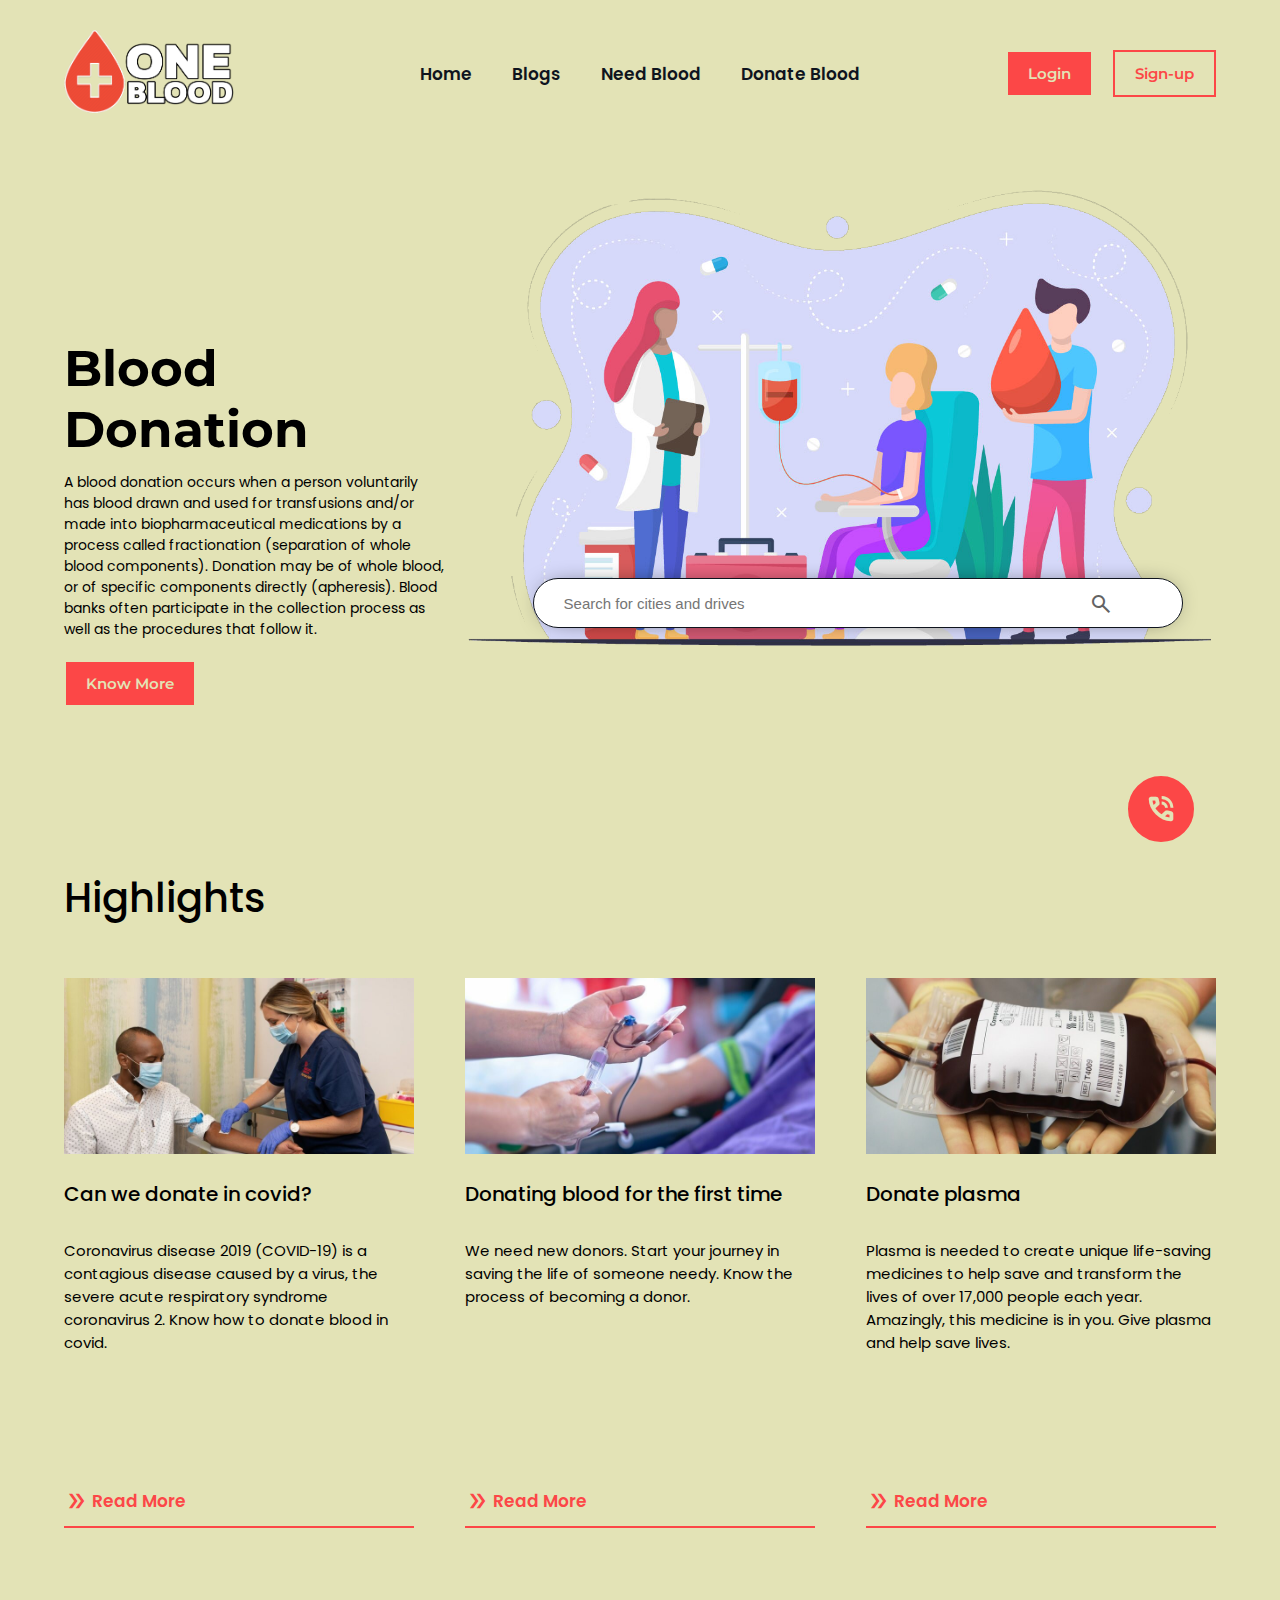
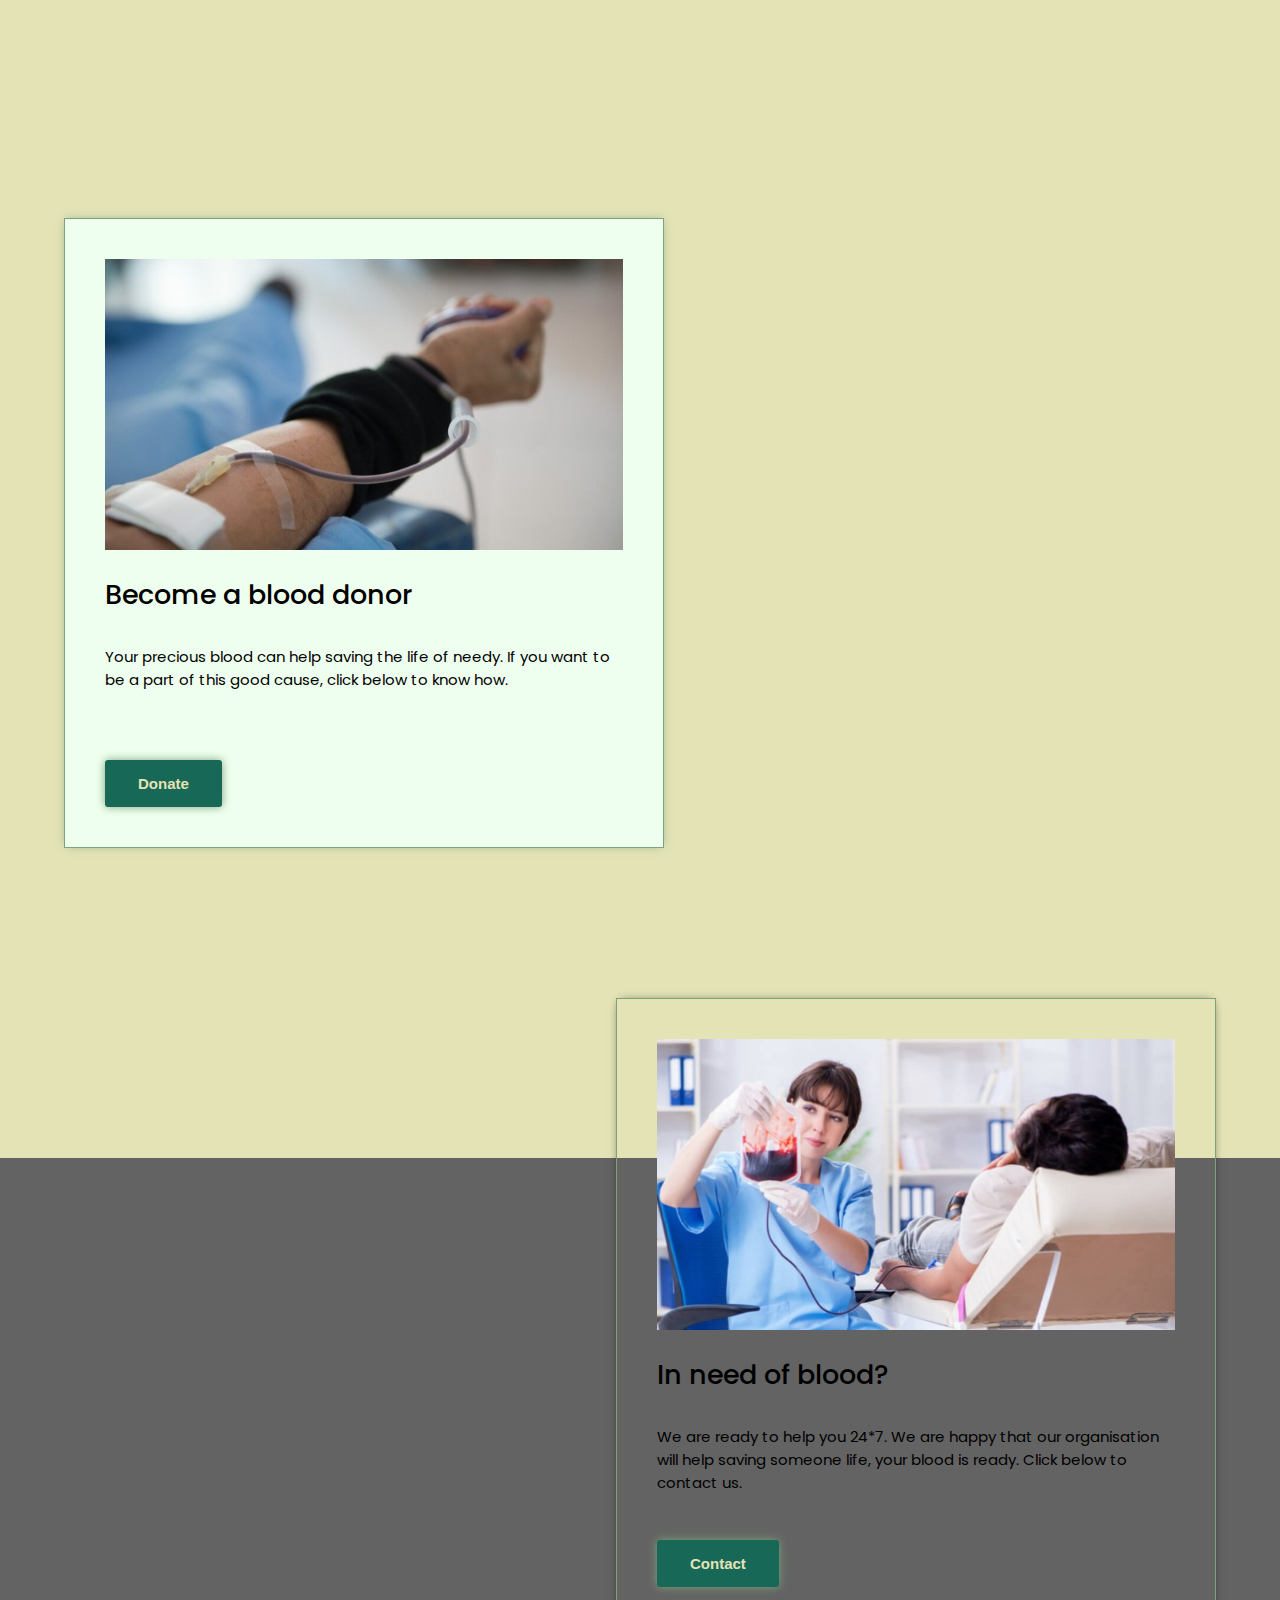
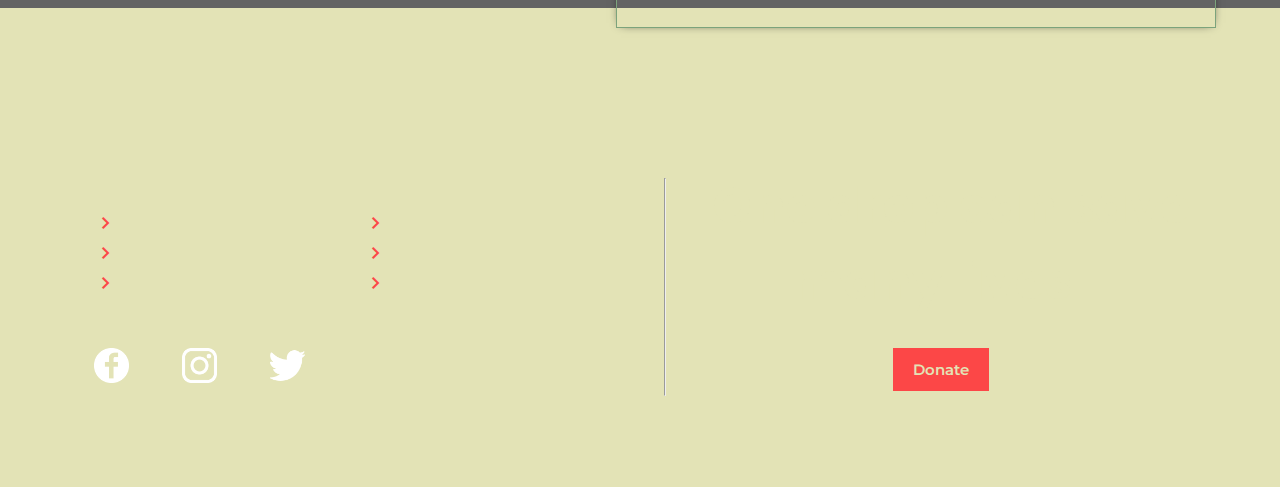
<file: index.html>
<!DOCTYPE html>
<html lang="en">
<head>
    <meta charset="UTF-8">
    <meta http-equiv="X-UA-Compatible" content="IE=edge">
    <meta name="viewport" content="width=device-width, initial-scale=1.0">
    <title> One Blood | Shariyar Design </title>
    <link rel="stylesheet" href="./css/style.css">
    <link rel="shortcut icon" href="./images/android-chrome-192x192.png" type="image/x-icon">
    <link rel="stylesheet" href="https://fonts.googleapis.com/css2?family=Material+Symbols+Outlined:opsz,wght,FILL,GRAD@48,600,0,0"/>
    <link rel="stylesheet" href="https://fonts.googleapis.com/css2?family=Material+Symbols+Outlined:opsz,wght,FILL,GRAD@48,700,1,200"/>
    <link rel="stylesheet" href="https://fonts.googleapis.com/css2?family=Material+Symbols+Outlined:opsz,wght,FILL,GRAD@20..48,100..700,0..1,-50..200" />
    <link rel="stylesheet" href="https://fonts.googleapis.com/css2?family=Material+Symbols+Outlined:opsz,wght,FILL,GRAD@20..48,100..700,0..1,-50..200" />
</head>
<body>
    <nav class="navbar container">
        <div class="logo"> <a href="./index.html"> <img src="./images/one blood logo.png" alt="Website logo"> </a> </div>
        <div class="nav-item-wrapper">
            <ul class="nav-items">
                <li class="nav-item-1"> <a href="./index.html"> Home </a> </li>
                <li class="nav-item-2"> <a href="#BLOG"> Blogs </a> </li>
                <li class="nav-item-3"> <a href="./contact.html"> Need Blood </a> </li>
                <li class="nav-item-3"> <a href="./donate.html"> Donate Blood </a> </li>
            </ul>
        </div>
        <div class="nav-right">
            <div> <a href="./login.html"> <button type="submit" class="login-btn primary-btn"> Login </button> </a> </div>
            <div> <a href="./signup.html"> <button type="submit" class="sign-up-btn secondary-btn"> Sign-up </button> </a> </div>
        </div>
    </nav>

    <section class="appointment-wrap container">
        <div class="appointment">
            <div class="appointment-circle">
                <a href="./donate.html"> <span class="material-symbols-outlined"> phone_in_talk </span> </a>
            </div>
            <div class="appointment-text"> <p>Book an appointment</p> </div>
        </div>
    </section>

    <section class="showcase-bg container">
        <div class="bg-image"> <img src="./images/blood-donation.png" alt="Picture of a doctor, a donor and a reciever"> </div>
        <form action="" method="post" class="form-1">
            <input type="text" name="" id="search-box" class="search-box" placeholder="Search for cities and drives">
            <button type="submit" class="comp-btn"> <span class="material-symbols-outlined"> search </span> </button>
            <button type="submit" class="mob-btn primary-btn"> Search </button>
        </form>
        <div class="bd-info-wrap">
            <h1 class="bd-info-head"> Blood Donation </h1>
            <p class="bd-info-text"> A blood donation occurs when a person voluntarily has blood drawn and used for transfusions and/or made into biopharmaceutical medications by a process called fractionation (separation of whole blood components). Donation may be of whole blood, or of specific components directly (apheresis). Blood banks often participate in the collection process as well as the procedures that follow it. </p>
            <a href="https://en.wikipedia.org/wiki/Blood_donation" target="_blank" class="know-more-btn"> <button class="primary-btn"> Know More </button> </a>
        </div>
    </section>
    
    <section class="blog-wrap" id="BLOG">
        <h1 class="blog-head container"> Highlights </h1>
        <div class="box-wrap container">
            <div class="box">
                <img src="./images/covid_donate.jpg" alt="Blood donation in covid19">
                <h3 class="box-head"> Can we donate in covid? </h3>
                <p class="box-text"> Coronavirus disease 2019 (COVID-19) is a contagious disease caused by a virus, the severe acute respiratory syndrome coronavirus 2. Know how to donate blood in covid. </p>
                <div class="box-link-wrapper">
                    <a href="https://www.redcrossblood.org/donate-blood/dlp/coronavirus--covid-19--and-blood-donation.html" target="_blank"> 
                        <div class="box-btn"> 
                            <span class="material-symbols-outlined"> double_arrow </span> 
                            <span class="rm-text"> Read More </span> 
                        </div> 
                    </a>
                </div>
            </div>
            <div class="box">
                <img src="./images/first-donate.jpg" alt="Donating blood for first time">
                <h3 class="box-head"> Donating blood for the first time </h3>
                <p class="box-text"> We need new donors. Start your journey in saving the life of someone needy. Know the process of becoming a donor. </p>
                <div class="box-link-wrapper">
                    <a href="https://www.blood.co.uk/the-donation-process/giving-blood-for-the-first-time/" target="_blank"> 
                        <div class="box-btn"> 
                            <span class="material-symbols-outlined"> double_arrow </span> 
                            <span class="rm-text"> Read More </span> 
                        </div> 
                    </a>
                </div>
            </div>
            <div class="box">
                <img src="./images/plasma-donate.jpg" alt="Donate your plasma">
                <h3 class="box-head"> Donate plasma </h3>
                <p class="box-text"> Plasma is needed to create unique life-saving medicines to help save and transform the lives of over 17,000 people each year. Amazingly, this medicine is in you. Give plasma and help save lives. </p>
                <div class="box-link-wrapper">
                    <a href="https://www.blood.co.uk/plasma/" target="_blank"> 
                        <div class="box-btn"> 
                            <span class="material-symbols-outlined"> double_arrow </span> 
                            <span class="rm-text"> Read More </span> 
                        </div> 
                    </a>
                </div>
            </div>
        </div>
    </section>

    <section class="dr-wrap container">
        <div class="dr">
            <div class="donate">
                <img src="./images/doing-blood-donate.jpg" alt="">
                <h1 class="donate-head"> Become a blood donor </h1>
                <p class="dr-text"> Your precious blood can help saving the life of needy. If you want to be a part of this good cause, click below to know how. </p>
                <a href="./donate.html"> <button class="donate-btn"> Donate </button> </a>
            </div>
            <div class="recieve">
                <img src="./images/blood-recieve.jpg" alt="">
                <h1 class="recieve-head"> In need of blood? </h1>
                <p class="dr-text"> We are ready to help you 24*7. We are happy that our organisation will help saving someone life, your blood is ready. Click below to contact us. </p>
                <a href="./contact.html"> <button class="recieve-btn"> Contact </button> </a>
            </div>
        </div>
    </section>

    <section class="footer">
        <div class="foot-wrap container">
            <div class="left-items-wrap">
                <div class="foot-links-wrap container">
                    <div class="q-links-wrapper">
                        <h3 class="q-links"> Quick Links </h3>
                        <div> 
                            <a href="https://en.wikipedia.org/wiki/Blood_donation" target="_blank"> 
                                <div class="footer-link-wrapper"> 
                                    <span class="material-symbols-outlined"> chevron_right </span> 
                                    <span class="footer-link-text"> About Blood Donation </span> 
                                </div> 
                            </a>  
                        </div>
                        <div> 
                            <a href="./donate.html" target="_blank"> 
                                <div class="footer-link-wrapper"> 
                                    <span class="material-symbols-outlined"> chevron_right </span> 
                                    <span class="footer-link-text"> Donate </span> 
                                </div>
                            </a>
                        </div>
                        <div> 
                            <a href="./contact.html" target="_blank"> 
                                <div class="footer-link-wrapper"> 
                                    <span class="material-symbols-outlined"> chevron_right </span> 
                                    <span class="footer-link-text"> Contact Us </span> 
                                </div>
                            </a>
                        </div>
                    </div>
                    <div class="imp-links-wrapper">
                        <h3 class="imp-links"> Important Links </h3>
                        <div> 
                            <a href="" target="_blank"> 
                                <div class="footer-link-wrapper"> 
                                    <span class="material-symbols-outlined"> chevron_right </span> 
                                    <span class="footer-link-text"> Privacy </span> 
                                </div>
                            </a> 
                        </div>
                        <div> 
                            <a href="" target="_blank"> 
                                <div class="footer-link-wrapper"> 
                                    <span class="material-symbols-outlined"> chevron_right </span> 
                                    <span class="footer-link-text"> Cookies </span> 
                                </div>    
                            </a>
                        </div>
                        <div> 
                            <a href="" target="_blank"> 
                                <div class="footer-link-wrapper"> 
                                    <span class="material-symbols-outlined"> chevron_right </span> 
                                    <span class="footer-link-text"> Terms and Conditions </span> 
                                </div>
                            </a> 
                        </div>
                        <div>
        
                        </div>
                    </div>
                </div>
                <div class="sm-links container">
                    <a href=""> <img src="./images/facebook.png" alt=""> </a>
                    <a href=""> <img src="./images/instagram.png" alt=""> </a>
                    <a href=""> <img src="./images/twitter.png" alt=""> </a>
                </div>
            </div>
            <hr class="foot-breaker">
            <div class="right-text-wrap container">
                <div class="foot-l-text"> "One drop can save many lives" </div>
                <div> <button type="submit" class="login-btn primary-btn"> Donate </button> </div>
            </div>
        </div>
        <p class="container cr-text"> One Blood &copy; &nbsp; | &nbsp Designs By Shariyar &nbsp | &nbsp; All Copyrights Shariyar </p> 
    </section>
</body> 
</html>
</file>
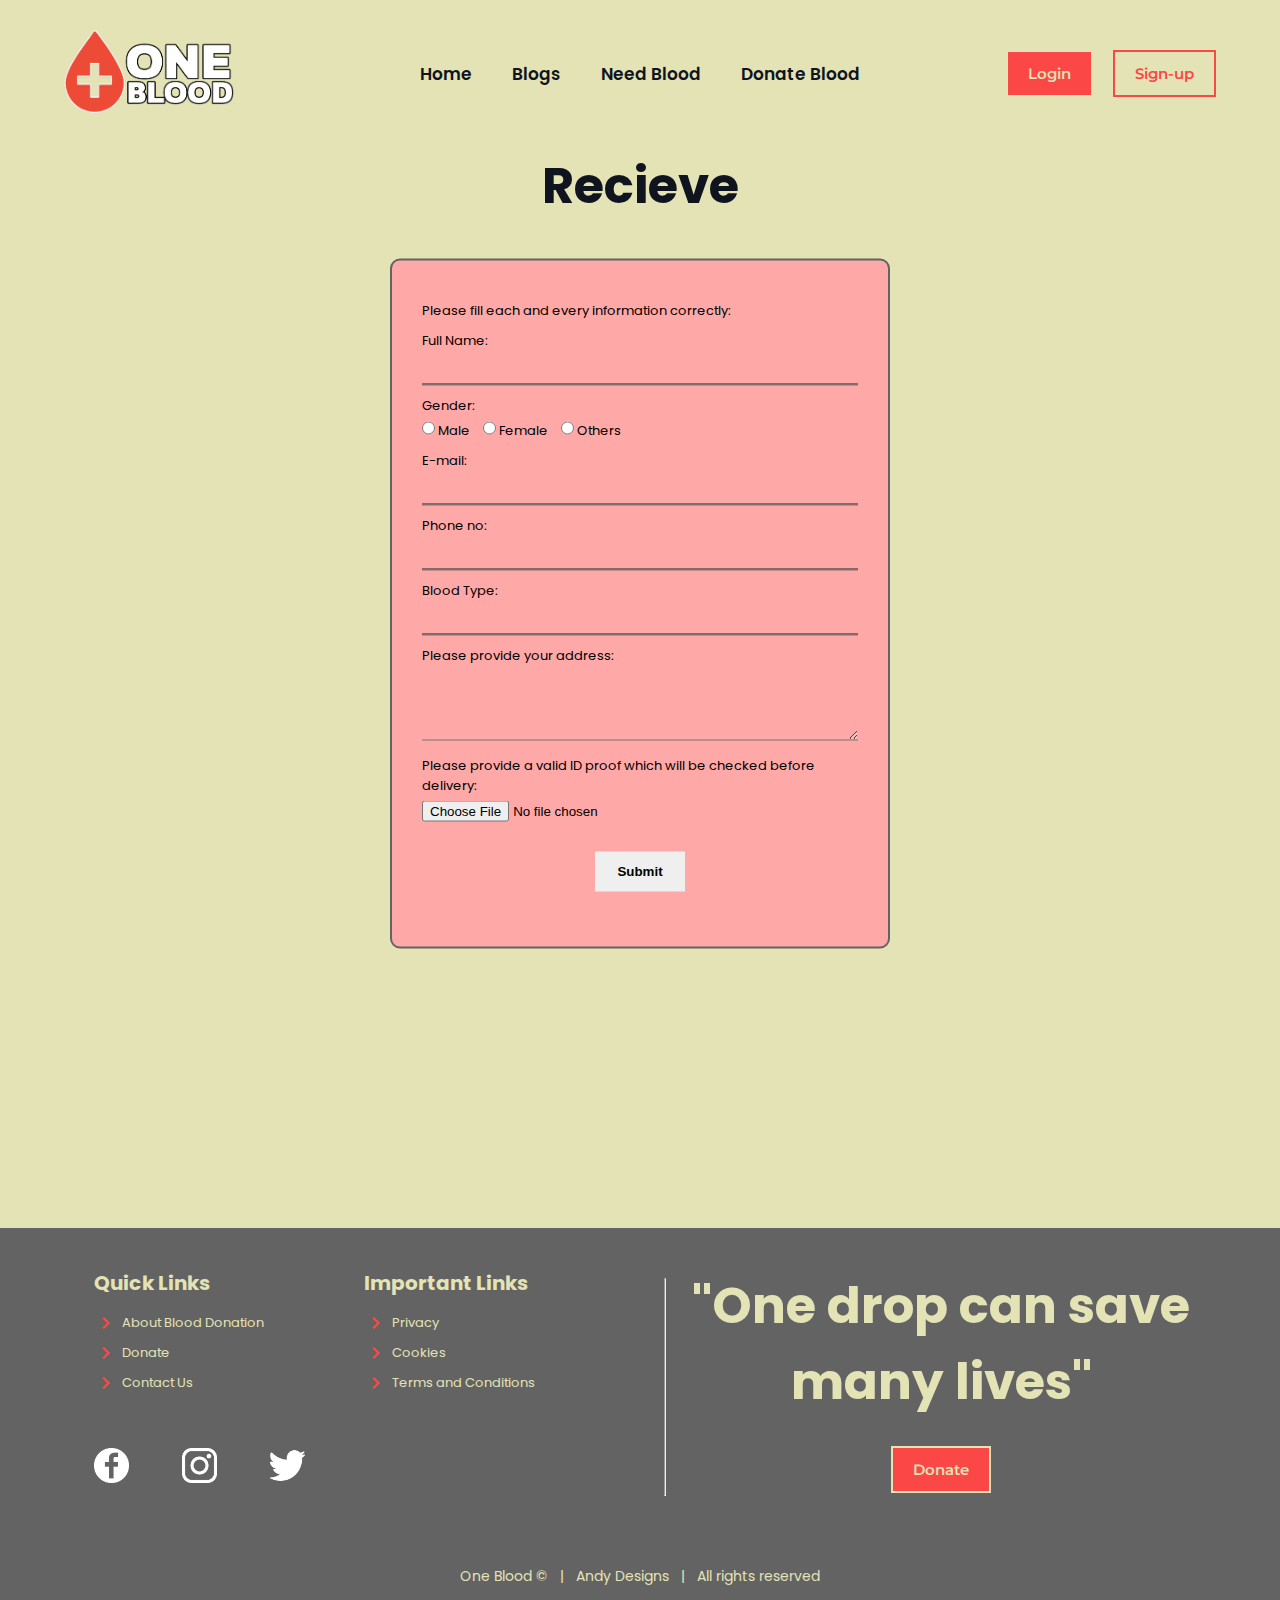
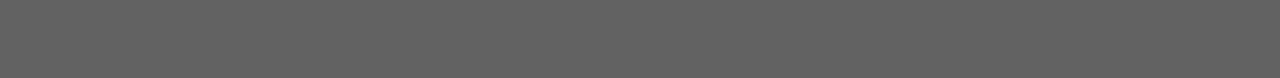
<file: contact.html>
<!DOCTYPE html>
<html lang="en">
<head>
    <meta charset="UTF-8">
    <meta http-equiv="X-UA-Compatible" content="IE=edge">
    <meta name="viewport" content="width=device-width, initial-scale=1.0">
    <title> Recieve Blood </title>
    <link rel="stylesheet" href="./css/contact.css">
    <link rel="shortcut icon" href="./images/android-chrome-192x192.png" type="image/x-icon">
    <link rel="stylesheet" href="https://fonts.googleapis.com/css2?family=Material+Symbols+Outlined:opsz,wght,FILL,GRAD@48,600,0,0"/>
    <link rel="stylesheet" href="https://fonts.googleapis.com/css2?family=Material+Symbols+Outlined:opsz,wght,FILL,GRAD@48,700,1,200"/>
    <link rel="stylesheet" href="https://fonts.googleapis.com/css2?family=Material+Symbols+Outlined:opsz,wght,FILL,GRAD@20..48,100..700,0..1,-50..200" />
    <link rel="stylesheet" href="https://fonts.googleapis.com/css2?family=Material+Symbols+Outlined:opsz,wght,FILL,GRAD@20..48,100..700,0..1,-50..200" />
    <script src="./js/rvalid.js"></script>
</head>
<body> 
    <nav class="navbar container">
        <div class="logo"> <a href="./index.html"> <img src="./images/one blood logo.png" alt="Website logo"> </a> </div>
        <div class="nav-item-wrapper">
            <ul class="nav-items">
                <li class="nav-item-1"> <a href="./index.html"> Home </a> </li>
                <li class="nav-item-2"> <a href="./index.html#BLOG"> Blogs </a> </li>
                <li class="nav-item-3"> <a href="./contact.html"> Need Blood </a> </li>
                <li class="nav-item-3"> <a href="./donate.html"> Donate Blood </a> </li>
            </ul>
        </div>
        <div class="nav-right">
            <div> <a href="./login.html"> <button type="submit" class="login-btn primary-btn"> Login </button> </a> </div>
            <div> <a href="./signup.html"> <button type="submit" class="sign-up-btn secondary-btn"> Sign-up </button> </a> </div>
        </div>
    </nav>

    <section class="contact container">
        <h1 class="contact-heading"> Recieve </h1>
        <div class="c-wrap">
            <form action="" class="contact-form">
                <p class="c-text"> Please fill each and every information correctly: </p>
                <p class="c-text"> Full Name: </p>
                <input type="text" id="fname" required class="c-input">
                <p class="c-text gender"> Gender: </p>
                
                <input type="radio" name="gender" id="male" value="Male">
                <label for="male" class="c-text"> Male </label>
                <input type="radio" name="gender" id="female" value="Female">
                <label for="female" class="c-text"> Female </label>
                <input type="radio" name="gender" id="others" value="Others">
                <label for="others" class="c-text"> Others </label>
                
                <p class="c-text"> E-mail: </p>
                <input type="email" id="femail" required class="c-input">
                <p class="c-text"> Phone no: </p>
                <input type="text" id="fphone" required class="c-input">
                <p class="c-text"> Blood Type: </p>
                <input type="text" id="ftype" required class="c-input">
                <p class="c-text"> Please provide your address: </p>
                <textarea name="" id="fdetails" id="" cols="50" rows="10"></textarea>
                <p class="c-text"> Please provide a valid ID proof which will be checked before delivery: </p>
                <input type="file" name="" id="">
                <button type="submit" class="submitBtn" onclick="rValidate()"> Submit </button>
            </form>
        </div>
	</section>

    <section class="footer">
        <div class="foot-wrap container">
            <div class="left-items-wrap">
                <div class="foot-links-wrap container">
                    <div class="q-links-wrapper">
                        <h3 class="q-links"> Quick Links </h3>
                        <div> 
                            <a href="https://en.wikipedia.org/wiki/Blood_donation" target="_blank"> 
                                <div class="footer-link-wrapper"> 
                                    <span class="material-symbols-outlined"> chevron_right </span> 
                                    <span class="footer-link-text"> About Blood Donation </span> 
                                </div> 
                            </a> 
                        </div>
                        <div> 
                            <a href="./donate.html" target="_blank">  
                                <div class="footer-link-wrapper"> 
                                    <span class="material-symbols-outlined"> chevron_right </span> 
                                    <span class="footer-link-text"> Donate </span> 
                                </div>
                            </a>
                        </div>
                        <div> 
                            <a href="./contact.html" target="_blank"> 
                                <div class="footer-link-wrapper"> 
                                    <span class="material-symbols-outlined"> chevron_right </span> 
                                    <span class="footer-link-text"> Contact Us </span> 
                                </div>
                            </a>
                        </div>
                    </div>
                    <div class="imp-links-wrapper">
                        <h3 class="imp-links"> Important Links </h3>
                        <div> 
                            <a href="" target="_blank"> 
                                <div class="footer-link-wrapper"> 
                                    <span class="material-symbols-outlined"> chevron_right </span> 
                                    <span class="footer-link-text"> Privacy </span> 
                                </div>
                            </a> 
                        </div>
                        <div> 
                            <a href="" target="_blank"> 
                                <div class="footer-link-wrapper"> 
                                    <span class="material-symbols-outlined"> chevron_right </span> 
                                    <span class="footer-link-text"> Cookies </span> 
                                </div>    
                            </a>
                        </div>
                        <div> 
                            <a href="" target="_blank"> 
                                <div class="footer-link-wrapper"> 
                                    <span class="material-symbols-outlined"> chevron_right </span> 
                                    <span class="footer-link-text"> Terms and Conditions </span> 
                                </div>
                            </a> 
                        </div>
                        <div>
        
                        </div>
                    </div>
                </div>
                <div class="sm-links container">
                    <a href=""> <img src="./images/facebook.png" alt=""> </a>
                    <a href=""> <img src="./images/instagram.png" alt=""> </a>
                    <a href=""> <img src="./images/twitter.png" alt=""> </a>
                </div>
            </div>
            <hr class="foot-breaker">
            <div class="right-text-wrap container">
                <div class="foot-l-text"> "One drop can save many lives" </div>
                <div> <button type="submit" class="login-btn primary-btn"> Donate </button> </div>
            </div>
        </div>
        <p class="container cr-text"> One Blood &copy; &nbsp; | &nbsp Andy Designs &nbsp | &nbsp; All rights reserved </p> 
    </section>
</body>
</html>
</file>
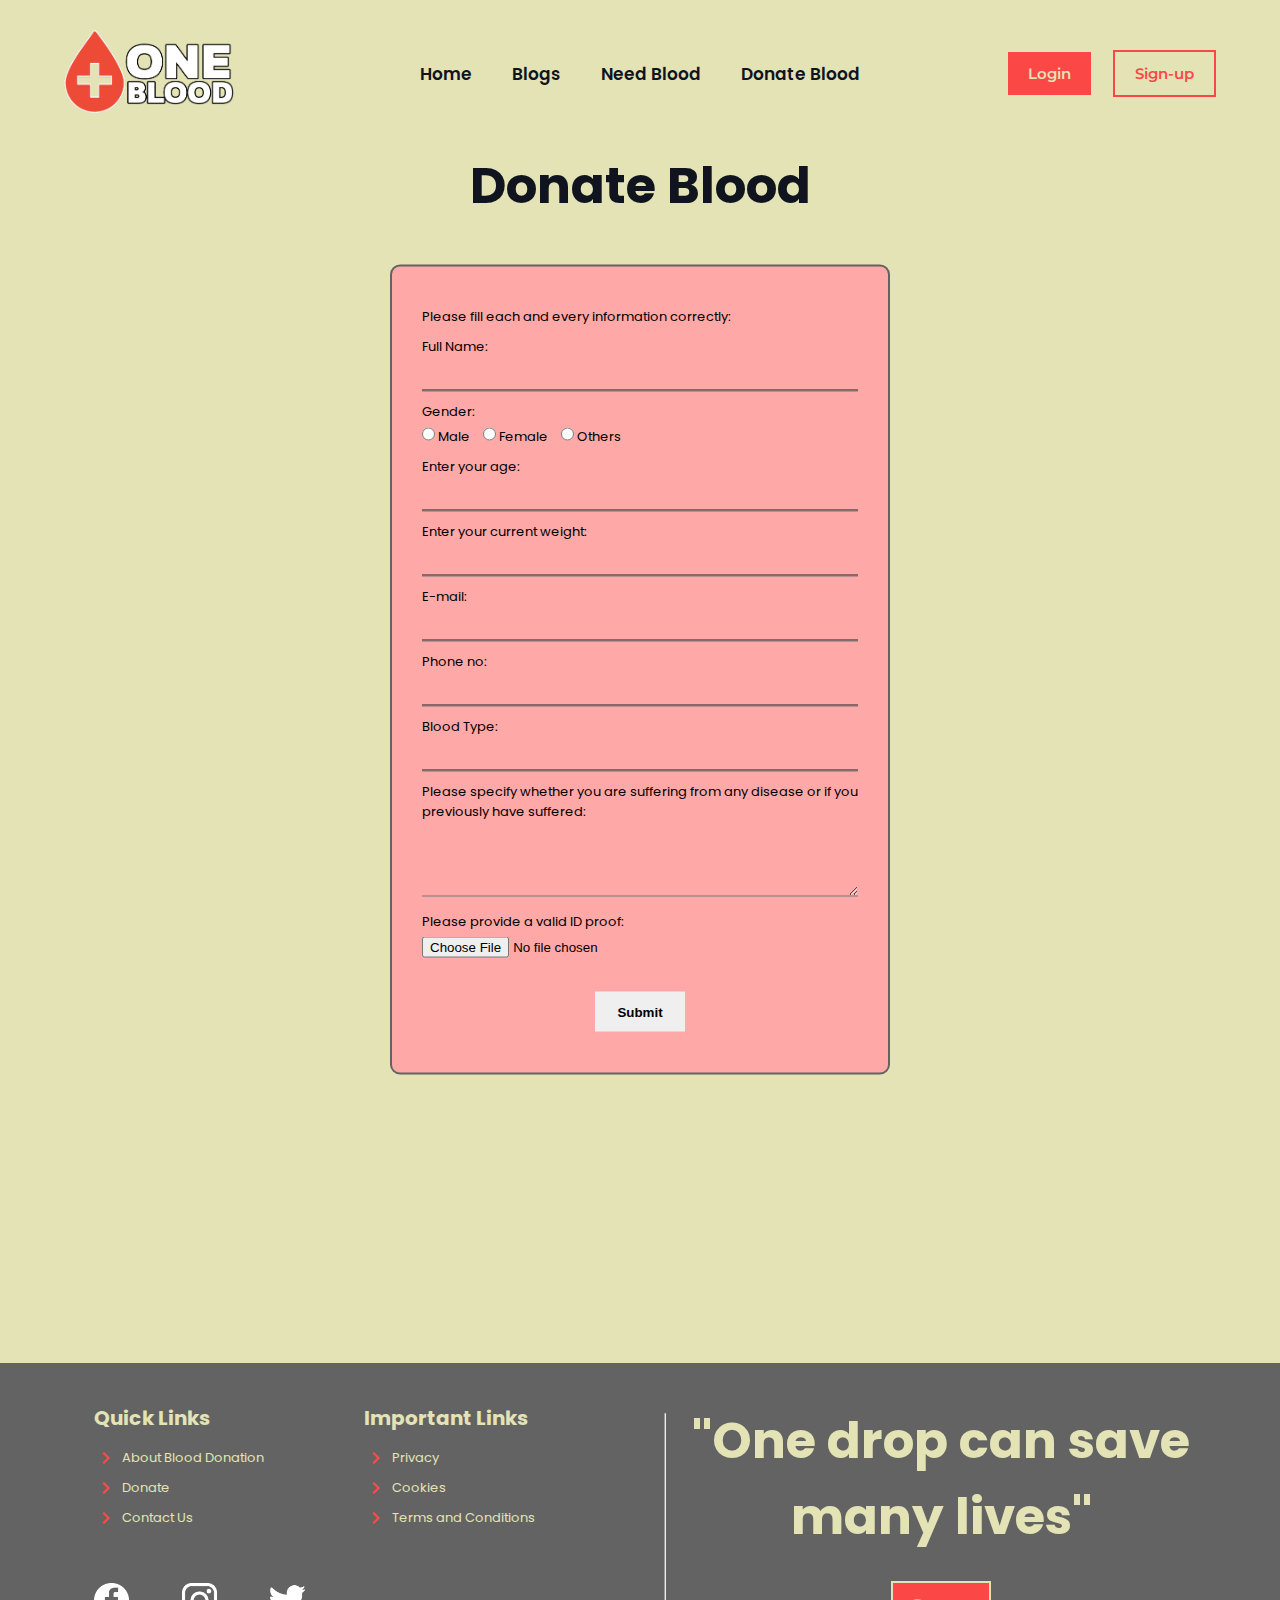
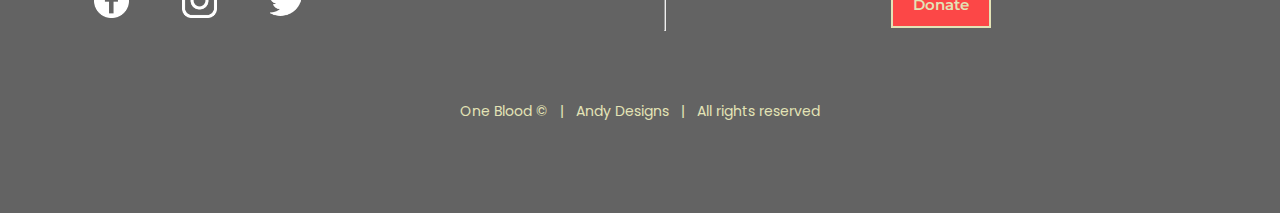
<file: donate.html>
<!DOCTYPE html>
<html lang="en">
<head>
    <meta charset="UTF-8">
    <meta http-equiv="X-UA-Compatible" content="IE=edge">
    <meta name="viewport" content="width=device-width, initial-scale=1.0">
    <title> Donate Blood </title>
    <link rel="stylesheet" href="./css/contact.css">
    <link rel="shortcut icon" href="./images/android-chrome-192x192.png" type="image/x-icon">
    <link rel="stylesheet" href="https://fonts.googleapis.com/css2?family=Material+Symbols+Outlined:opsz,wght,FILL,GRAD@48,600,0,0"/>
    <link rel="stylesheet" href="https://fonts.googleapis.com/css2?family=Material+Symbols+Outlined:opsz,wght,FILL,GRAD@48,700,1,200"/>
    <link rel="stylesheet" href="https://fonts.googleapis.com/css2?family=Material+Symbols+Outlined:opsz,wght,FILL,GRAD@20..48,100..700,0..1,-50..200" />
    <link rel="stylesheet" href="https://fonts.googleapis.com/css2?family=Material+Symbols+Outlined:opsz,wght,FILL,GRAD@20..48,100..700,0..1,-50..200" />
    <script src="./js/dvalid.js"></script>
</head>
<body>
    <nav class="navbar container">
        <div class="logo"> <a href="./index.html"> <img src="./images/one blood logo.png" alt="Website logo"> </a> </div>
        <div class="nav-item-wrapper">
            <ul class="nav-items">
                <li class="nav-item-1"> <a href="./index.html"> Home </a> </li>
                <li class="nav-item-2"> <a href="./index.html#BLOG"> Blogs </a> </li>
                <li class="nav-item-3"> <a href="./contact.html"> Need Blood </a> </li>
                <li class="nav-item-3"> <a href=""> Donate Blood </a> </li>
            </ul>
        </div>
        <div class="nav-right">
            <div> <a href="./login.html"> <button type="submit" class="login-btn primary-btn"> Login </button> </a> </div>
            <div> <a href="./signup.html"> <button type="submit" class="sign-up-btn secondary-btn"> Sign-up </button> </a> </div>
        </div>
    </nav>

    <section class="contact d-contact container">
        <h1 class="contact-heading"> Donate Blood </h1>
        <div class="c-wrap d-wrap">
            <form action="" class="contact-form">
                <p class="c-text"> Please fill each and every information correctly: </p>
                <p class="c-text"> Full Name: </p>
                <input type="text" id="fname" required class="c-input">
                <p class="c-text gender"> Gender: </p>
                
                <input type="radio" name="gender" id="male" value="Male">
                <label for="male" class="c-text"> Male </label>
                <input type="radio" name="gender" id="female" value="Female">
                <label for="female" class="c-text"> Female </label>
                <input type="radio" name="gender" id="others" value="Others">
                <label for="others" class="c-text"> Others </label>
                
                <p class="c-text"> Enter your age: </p>
                <input type="text" id="fage" required class="c-input">
                <p class="c-text"> Enter your current weight: </p>
                <input type="text" id="fweight" required class="c-input">
                <p class="c-text"> E-mail: </p>
                <input type="email" id="femail" required class="c-input">
                <p class="c-text"> Phone no: </p>
                <input type="text" id="fphone" required class="c-input">
                <p class="c-text"> Blood Type: </p>
                <input type="text" id="ftype" required class="c-input">
                <p class="c-text"> Please specify whether you are suffering from any disease or if you previously have suffered: </p>
                <textarea name="" id="fdetails" cols="50" rows="10"></textarea>
                <p class="c-text"> Please provide a valid ID proof: </p>
                <input type="file" name="" id="">
                <button type="submit" class="dBtn" onclick="dValidate()"> Submit </button>
            </form>
        </div>
	</section>

    <section class="footer">
        <div class="foot-wrap container">
            <div class="left-items-wrap">
                <div class="foot-links-wrap container">
                    <div class="q-links-wrapper">
                        <h3 class="q-links"> Quick Links </h3>
                        <div> 
                            <a href="https://en.wikipedia.org/wiki/Blood_donation" target="_blank"> 
                                <div class="footer-link-wrapper"> 
                                    <span class="material-symbols-outlined"> chevron_right </span> 
                                    <span class="footer-link-text"> About Blood Donation </span> 
                                </div> 
                            </a> 
                        </div>
                        <div> 
                            <a href="" target="_blank"> 
                                <div class="footer-link-wrapper"> 
                                    <span class="material-symbols-outlined"> chevron_right </span> 
                                    <span class="footer-link-text"> Donate </span> 
                                </div>
                            </a>
                        </div>
                        <div> 
                            <a href="./contact.html" target="_blank"> 
                                <div class="footer-link-wrapper"> 
                                    <span class="material-symbols-outlined"> chevron_right </span> 
                                    <span class="footer-link-text"> Contact Us </span> 
                                </div>
                            </a>
                        </div> 
                    </div>
                    <div class="imp-links-wrapper">
                        <h3 class="imp-links"> Important Links </h3>
                        <div> 
                            <a href="" target="_blank"> 
                                <div class="footer-link-wrapper"> 
                                    <span class="material-symbols-outlined"> chevron_right </span> 
                                    <span class="footer-link-text"> Privacy </span> 
                                </div>
                            </a> 
                        </div>
                        <div> 
                            <a href="" target="_blank"> 
                                <div class="footer-link-wrapper"> 
                                    <span class="material-symbols-outlined"> chevron_right </span> 
                                    <span class="footer-link-text"> Cookies </span> 
                                </div>    
                            </a>
                        </div>
                        <div> 
                            <a href="" target="_blank"> 
                                <div class="footer-link-wrapper"> 
                                    <span class="material-symbols-outlined"> chevron_right </span> 
                                    <span class="footer-link-text"> Terms and Conditions </span> 
                                </div>
                            </a> 
                        </div>
                        <div>
        
                        </div>
                    </div>
                </div>
                <div class="sm-links container">
                    <a href=""> <img src="./images/facebook.png" alt=""> </a>
                    <a href=""> <img src="./images/instagram.png" alt=""> </a>
                    <a href=""> <img src="./images/twitter.png" alt=""> </a>
                </div>
            </div>
            <hr class="foot-breaker">
            <div class="right-text-wrap container">
                <div class="foot-l-text"> "One drop can save many lives" </div>
                <div> <button type="submit" class="login-btn primary-btn"> Donate </button> </div>
            </div>
        </div>
        <p class="container cr-text"> One Blood &copy; &nbsp; | &nbsp Andy Designs &nbsp | &nbsp; All rights reserved </p> 
    </section>
</body>
</html>
</file>
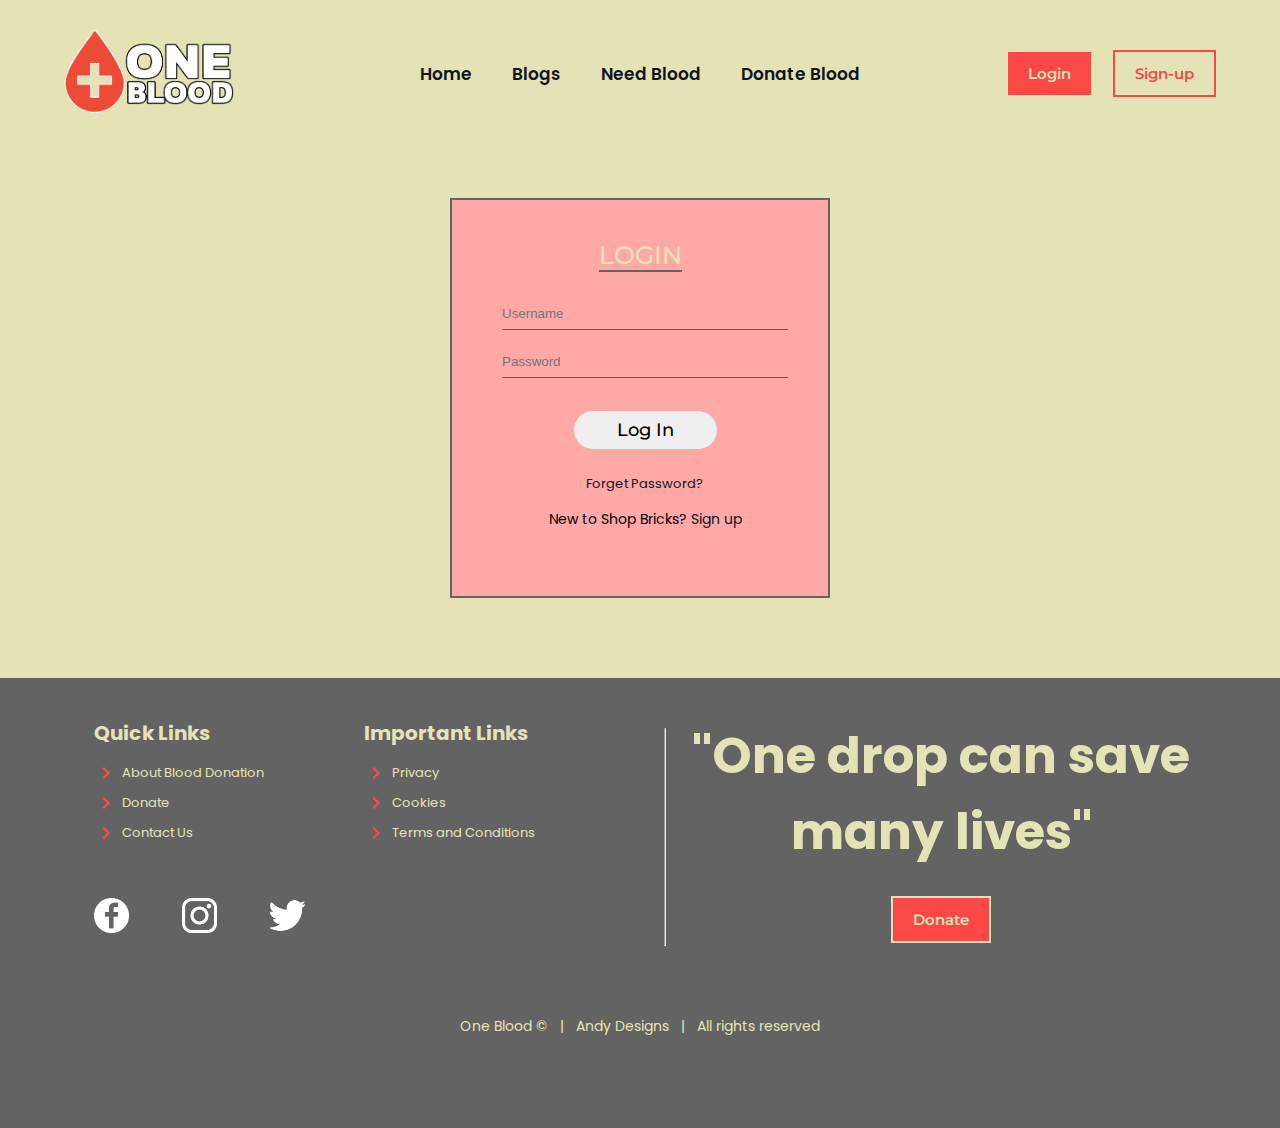
<file: login.html>
<!DOCTYPE html>
<html lang="en">
<head>
    <meta charset="UTF-8">
    <meta http-equiv="X-UA-Compatible" content="IE=edge">
    <meta name="viewport" content="width=device-width, initial-scale=1.0">
    <title> Donate Blood </title>
    <link rel="stylesheet" href="./css/login.css">
    <link rel="shortcut icon" href="./images/android-chrome-192x192.png" type="image/x-icon">
    <link rel="stylesheet" href="https://fonts.googleapis.com/css2?family=Material+Symbols+Outlined:opsz,wght,FILL,GRAD@48,600,0,0"/>
    <link rel="stylesheet" href="https://fonts.googleapis.com/css2?family=Material+Symbols+Outlined:opsz,wght,FILL,GRAD@48,700,1,200"/>
    <link rel="stylesheet" href="https://fonts.googleapis.com/css2?family=Material+Symbols+Outlined:opsz,wght,FILL,GRAD@20..48,100..700,0..1,-50..200" />
    <link rel="stylesheet" href="https://fonts.googleapis.com/css2?family=Material+Symbols+Outlined:opsz,wght,FILL,GRAD@20..48,100..700,0..1,-50..200" />
</head>
<body>
    <nav class="navbar container">
        <div class="logo"> <a href="./index.html"> <img src="./images/one blood logo.png" alt="Website logo"> </a> </div>
        <div class="nav-item-wrapper">
            <ul class="nav-items">
                <li class="nav-item-1"> <a href="./index.html"> Home </a> </li>
                <li class="nav-item-2"> <a href="./index.html#BLOG"> Blogs </a> </li>
                <li class="nav-item-3"> <a href="./contact.html"> Need Blood </a> </li>
                <li class="nav-item-3"> <a href=""> Donate Blood </a> </li>
            </ul>
        </div>
        <div class="nav-right">
            <div> <a href="./login.html"> <button type="submit" class="login-btn primary-btn"> Login </button> </a> </div>
            <div> <a href="./signup.html"> <button type="submit" class="sign-up-btn secondary-btn"> Sign-up </button> </a> </div>
        </div>
    </nav>

    <div class="form-box form-wrap-1">
        <div class="bttn">
            <span class="tgl-bttn text-white"> LOGIN </span>
        </div>
        <form action="./index.html">
            <input class="textbox" type="text" name="username" id="username" placeholder="Username" required>
            <input class="textbox" type="password" name="password" id="password" placeholder="Password" required>
            <input class="stbox" type="submit" value="Log In"> <br>
            <a href="" class="forgot-pass"> Forget Password? </a>
            <p class="create-act text-white"> New to Shop Bricks? <a href="./signup.html"> Sign up</a> </p>
        </form>
    </div>

    <section class="footer">
        <div class="foot-wrap container">
            <div class="left-items-wrap">
                <div class="foot-links-wrap container">
                    <div class="q-links-wrapper">
                        <h3 class="q-links"> Quick Links </h3>
                        <div> 
                            <a href="https://en.wikipedia.org/wiki/Blood_donation" target="_blank"> 
                                <div class="footer-link-wrapper"> 
                                    <span class="material-symbols-outlined"> chevron_right </span> 
                                    <span class="footer-link-text"> About Blood Donation </span> 
                                </div> 
                            </a> 
                        </div>
                        <div> 
                            <a href="" target="_blank"> 
                                <div class="footer-link-wrapper"> 
                                    <span class="material-symbols-outlined"> chevron_right </span> 
                                    <span class="footer-link-text"> Donate </span> 
                                </div>
                            </a>
                        </div>
                        <div> 
                            <a href="./contact.html" target="_blank"> 
                                <div class="footer-link-wrapper"> 
                                    <span class="material-symbols-outlined"> chevron_right </span> 
                                    <span class="footer-link-text"> Contact Us </span> 
                                </div>
                            </a>
                        </div>
                    </div>
                    <div class="imp-links-wrapper">
                        <h3 class="imp-links"> Important Links </h3>
                        <div> 
                            <a href="" target="_blank"> 
                                <div class="footer-link-wrapper"> 
                                    <span class="material-symbols-outlined"> chevron_right </span> 
                                    <span class="footer-link-text"> Privacy </span> 
                                </div>
                            </a> 
                        </div>
                        <div> 
                            <a href="" target="_blank"> 
                                <div class="footer-link-wrapper"> 
                                    <span class="material-symbols-outlined"> chevron_right </span> 
                                    <span class="footer-link-text"> Cookies </span> 
                                </div>    
                            </a>
                        </div>
                        <div> 
                            <a href="" target="_blank"> 
                                <div class="footer-link-wrapper"> 
                                    <span class="material-symbols-outlined"> chevron_right </span> 
                                    <span class="footer-link-text"> Terms and Conditions </span> 
                                </div>
                            </a> 
                        </div>
                        <div>
        
                        </div>
                    </div>
                </div>
                <div class="sm-links container">
                    <a href=""> <img src="./images/facebook.png" alt=""> </a>
                    <a href=""> <img src="./images/instagram.png" alt=""> </a>
                    <a href=""> <img src="./images/twitter.png" alt=""> </a>
                </div>
            </div>
            <hr class="foot-breaker">
            <div class="right-text-wrap container">
                <div class="foot-l-text"> "One drop can save many lives" </div>
                <div> <button type="submit" class="login-btn primary-btn"> Donate </button> </div>
            </div>
        </div>
        <p class="container cr-text"> One Blood &copy; &nbsp; | &nbsp Andy Designs &nbsp | &nbsp; All rights reserved </p> 
    </section>

    <script>
        function fun1(){
            alert("Your appointment has been booked..! Please visit nearest one blood center to donate your blood");
        }
    </script>
</body>
</html>
</file>
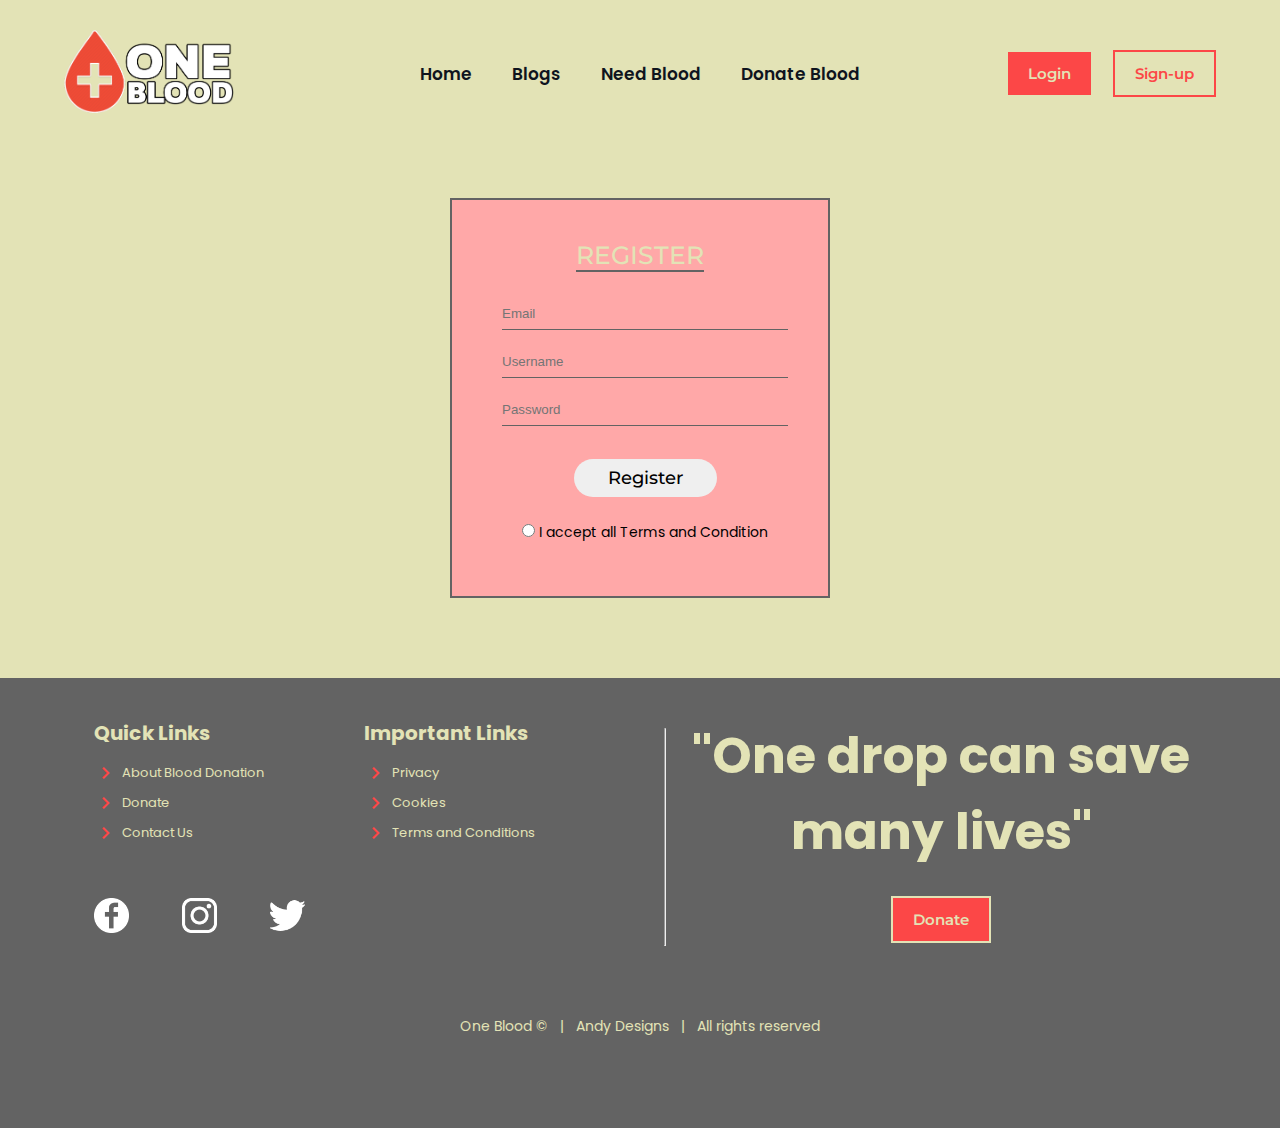
<file: signup.html>
<!DOCTYPE html>
<html lang="en">
<head>
    <meta charset="UTF-8">
    <meta http-equiv="X-UA-Compatible" content="IE=edge">
    <meta name="viewport" content="width=device-width, initial-scale=1.0">
    <title> Donate Blood </title>
    <link rel="stylesheet" href="./css/login.css">
    <link rel="shortcut icon" href="./images/android-chrome-192x192.png" type="image/x-icon">
    <link rel="stylesheet" href="https://fonts.googleapis.com/css2?family=Material+Symbols+Outlined:opsz,wght,FILL,GRAD@48,600,0,0"/>
    <link rel="stylesheet" href="https://fonts.googleapis.com/css2?family=Material+Symbols+Outlined:opsz,wght,FILL,GRAD@48,700,1,200"/>
    <link rel="stylesheet" href="https://fonts.googleapis.com/css2?family=Material+Symbols+Outlined:opsz,wght,FILL,GRAD@20..48,100..700,0..1,-50..200" />
    <link rel="stylesheet" href="https://fonts.googleapis.com/css2?family=Material+Symbols+Outlined:opsz,wght,FILL,GRAD@20..48,100..700,0..1,-50..200" />
</head>
<body>
    <nav class="navbar container">
        <div class="logo"> <a href="./index.html"> <img src="./images/one blood logo.png" alt="Website logo"> </a> </div>
        <div class="nav-item-wrapper">
            <ul class="nav-items">
                <li class="nav-item-1"> <a href="./index.html"> Home </a> </li>
                <li class="nav-item-2"> <a href="./index.html#BLOG"> Blogs </a> </li>
                <li class="nav-item-3"> <a href="./contact.html"> Need Blood </a> </li>
                <li class="nav-item-3"> <a href=""> Donate Blood </a> </li>
            </ul>
        </div>
        <div class="nav-right">
            <div> <a href="./login.html"> <button type="submit" class="login-btn primary-btn"> Login </button> </a> </div>
            <div> <a href="./signup.html"> <button type="submit" class="sign-up-btn secondary-btn"> Sign-up </button> </a> </div>
        </div>
    </nav>

    <div class="form-box form-wrap-2">
        <div class="bttn">
            <span class="tgl-bttn text-white"> REGISTER </span>
        </div>
        <form action="./index.html">
            <input class="textbox" type="email" name="email" id="email" placeholder="Email" required>
            <input class="textbox" type="text" name="username" id="username" placeholder="Username" required>
            <input class="textbox" type="password" name="password" id="password" placeholder="Password" required>
            <input class="stbox" type="submit" value="Register">
            <p class="accept-tandc text-white" > <input type="radio" name="tandc" id="tandc" required> I accept all Terms and Condition</p> 
        </form>
    </div>

    <section class="footer">
        <div class="foot-wrap container">
            <div class="left-items-wrap">
                <div class="foot-links-wrap container">
                    <div class="q-links-wrapper">
                        <h3 class="q-links"> Quick Links </h3>
                        <div> 
                            <a href="https://en.wikipedia.org/wiki/Blood_donation" target="_blank"> 
                                <div class="footer-link-wrapper"> 
                                    <span class="material-symbols-outlined"> chevron_right </span> 
                                    <span class="footer-link-text"> About Blood Donation </span> 
                                </div> 
                            </a> 
                        </div>
                        <div> 
                            <a href="" target="_blank"> 
                                <div class="footer-link-wrapper"> 
                                    <span class="material-symbols-outlined"> chevron_right </span> 
                                    <span class="footer-link-text"> Donate </span> 
                                </div>
                            </a>
                        </div>
                        <div> 
                            <a href="./contact.html" target="_blank"> 
                                <div class="footer-link-wrapper"> 
                                    <span class="material-symbols-outlined"> chevron_right </span> 
                                    <span class="footer-link-text"> Contact Us </span> 
                                </div>
                            </a>
                        </div>
                    </div>
                    <div class="imp-links-wrapper">
                        <h3 class="imp-links"> Important Links </h3>
                        <div> 
                            <a href="" target="_blank"> 
                                <div class="footer-link-wrapper"> 
                                    <span class="material-symbols-outlined"> chevron_right </span> 
                                    <span class="footer-link-text"> Privacy </span> 
                                </div>
                            </a> 
                        </div>
                        <div> 
                            <a href="" target="_blank"> 
                                <div class="footer-link-wrapper"> 
                                    <span class="material-symbols-outlined"> chevron_right </span> 
                                    <span class="footer-link-text"> Cookies </span> 
                                </div>    
                            </a>
                        </div>
                        <div> 
                            <a href="" target="_blank"> 
                                <div class="footer-link-wrapper"> 
                                    <span class="material-symbols-outlined"> chevron_right </span> 
                                    <span class="footer-link-text"> Terms and Conditions </span> 
                                </div>
                            </a> 
                        </div>
                        <div>
        
                        </div>
                    </div>
                </div>
                <div class="sm-links container">
                    <a href=""> <img src="./images/facebook.png" alt=""> </a>
                    <a href=""> <img src="./images/instagram.png" alt=""> </a>
                    <a href=""> <img src="./images/twitter.png" alt=""> </a>
                </div>
            </div>
            <hr class="foot-breaker">
            <div class="right-text-wrap container">
                <div class="foot-l-text"> "One drop can save many lives" </div>
                <div> <button type="submit" class="login-btn primary-btn"> Donate </button> </div>
            </div>
        </div>
        <p class="container cr-text"> One Blood &copy; &nbsp; | &nbsp Andy Designs &nbsp | &nbsp; All rights reserved </p> 
    </section>

    <script>
        function fun1(){
            alert("Your appointment has been booked..! Please visit nearest one blood center to donate your blood");
        }
    </script>
</body>
</html>
</file>
<file: css/style.css>
@import url(./utilities.css); 

/* .......................... Navbar .......................... */

.navbar, .nav-items{
    display: flex; 
    align-items: center;
}
 
.navbar{
    justify-content: space-between;
    margin-top: 3rem;
    margin-bottom: 3rem;
}

.logo img{
    width: 17rem;
}

.nav-items li{
    margin-left: 4rem;
}

.nav-items li a{
    font-weight: 600;
    font-size: 1.7rem;
}

.nav-items li a:hover{
    color: var(--bg-red);
    transition: all .2s;
}

.nav-right{
    display: flex;
    align-items: center;
}

.login-btn:hover{
    border: 2px solid var(--bg-red);
    background-color: var(--bg-white);
    color: var(--bg-red);
    transition: all .2s;
}

.sign-up-btn:hover{
    border: 2px solid var(--bg-white);
    background-color: var(--bg-red);
    color: var(--bg-white);
    transition: all .2s;
}

/* .......................... Appointment .......................... */

.appointment{
    position: absolute;
    top: 86%;
    left: 88%;
    position: fixed;
    z-index: 995;
}

.appointment-circle{
    height: 7rem;
    width: 7rem;
    border-radius: 50%;
    position: relative;
    border: 2px solid var(--bg-white);
    background-color: var(--bg-red);
    z-index: 999;
}

.appointment-circle span{
    font-size: 3rem;
    font-weight: 700;
    position: absolute;
    padding: 1.5rem;
    top: 50%;
    left: 50%;
    transform: translate(-50%, -50%);
    color: var(--bg-white);
    cursor: pointer;
}

.appointment-text{
    height: 4rem;
    width: 0rem;
    font-size: 1.5rem;
    font-family: 'Montserrat', sans-serif;
    padding: .8rem 0 0 1.5rem;
    font-weight: 600;
    border-radius: 3rem 0 0 3rem;
    background-color: var(--bg-red);
    border: 2px solid var(--bg-white);
    color: var(--bg-white);
    position: absolute;
    top: 21%;
    right: 52%;
}

.appointment-text p{
    display: none;
}

.appointment-circle:hover{
    border: 2px solid var(--bg-red);
    background-color: var(--bg-white);
}

.appointment-circle:hover span{
    color: var(--bg-red);
}

.appointment:hover .appointment-text{
    width: 23rem;
    transition: all ease-in .2s;
}

.appointment:hover .appointment-text p{
    display: block;
    transition: all ease-in 1s;
}

/* .......................... Showcase .......................... */

.showcase-bg{
    height: 80vh;
}

.bg-image img{
    width: 75rem;
    float: right;
    margin-top: 4rem;
    margin-left: 2rem;
    position: relative;
}

.search-box{
    height: 5rem;
    width: 65rem;
    border: 1px solid var(--text-black);
    border-radius: 5rem;
    padding: 0 3rem 0 3rem;
    position: absolute;
    overflow: hidden;
    font-size: 1.5rem;
    top: 67%;
    left: 67%;
    transform: translate(-50%, -50%);
    box-shadow: 0px 0px 26px -13px;
}

.form-1 button.comp-btn{
    outline: hidden;
    color: var(--text-gray);
    border: 0;
    background: transparent;
    padding-top: 0.5rem;
    cursor: pointer;
    position: absolute;
    top: 67%;
    left: 86%;
    transform: translate(-50%, -50%);
}

.form-1 button.comp-btn:hover{
    color: var(--text-black);
}

.form-1 button.mob-btn{
    display: none;
    position: absolute;
    top: 75%;
    left: 50%;
    transform: translate(-50%, -50%);
}

.bd-info-wrap{
    padding-top: 19rem;
}

.bd-info-head{
    font-size: 5rem;
    font-weight: 700;
    font-family: 'Montserrat', sans-serif;
}

.bd-info-text{
    width: 40%;
    font-size: 1.4rem;
    margin-top: 1.2rem;
}

.know-more-btn button{
    margin-top: 2rem;
}

.know-more-btn button:hover{
    border: 2px solid var(--bg-red);
    background-color: var(--bg-white);
    color: var(--bg-red);
    transition: all .2s;
}

/* .......................... Blog .......................... */

.blog-wrap{
    height: 100vh;
}

.blog-head{
    font-size: 4rem;
    font-weight: 500;
    margin-bottom: 5rem;
}

.box-wrap{
    display: flex;
    justify-content: space-between;
}

.box-wrap .box img{
    width: 35rem;
    height: auto;
}

.box{
    position: relative;
    width: 35rem;
    height: 55rem;
}

.box-head{
    font-size: 2rem;
    font-weight: 500;
    margin-top: 2rem;
}

.box-text{
    font-size: 1.5rem;
    font-weight: 400;
    margin-top: 3rem;
}

.box-link-wrapper{
    position: absolute;
    width: 100%;
    bottom: 0;
    border-bottom: 2px solid var(--bg-red);
}

.box-btn{
    position: relative;
    height: 5rem;
    color: var(--bg-red);
}

.box-btn span{
    position: absolute;
    top: 50%;
    font-weight: 600;
    transform: translate(0, -50%);
}

.rm-text{
    margin-left: 2.8rem;
    font-size: 1.7rem;
}

.box:hover{
    color: var(--bg-red);
}

.box-btn:hover{
    background-color: var(--bg-red);
    color: var(--bg-white);
    padding-left: 1rem;
    transition: padding 0.2s ease-in-out;
}

/* .......................... Donate  .......................... */

.dr-wrap{
    height: 110vh;
}

.donate, .recieve{
    position: relative;
    width: 60rem;
    height: 63rem;
    margin-bottom: 10rem;
    margin-top: 5rem;
    padding: 4rem;
    border: 0.05px solid var(--olive);
}

.donate{
    float: left;
    background-color: var(--bg-green);
    box-shadow: 0px 0px 10px -3px var(--olive);
}

.recieve{
    float: right;
    box-shadow: 0px 0px 10px -5px;
}

.donate-head, .recieve-head{
    font-size: 2.7rem;
    font-weight: 500;
    margin-bottom: 3rem;
    margin-top: 2rem;
}

.donate img, .recieve img{
    width: 100%;
}

.dr-text{
    font-size: 1.5rem;
    font-weight: 400;
}

.donate-btn, .recieve-btn{
    position: absolute;
    bottom: 0;
    margin-bottom: 4rem;
    padding: 1.2rem 3rem;
    font-size: 1.5rem;
    font-weight: 600;
    outline: hidden;
    cursor: pointer;
    border: 3px solid var(--dark-green);
    background-color: var(--dark-green);
    color: var(--bg-white);
    border-radius: 0.3rem;
    box-shadow: 0px 0px 10px 0px var(--olive);
}

.donate-btn:hover, .recieve-btn:hover{
    background-color: var(--bg-green);
    color: var(--text-gray);
}

/* .......................... Footer  .......................... */

.footer{
    height: 50vh;
    background-color: var(--text-gray);
}

.foot-wrap{
    display: flex;
}

.q-links, .imp-links{
    font-size: 2rem;
    margin-bottom: 1rem;
}

.q-links-wrapper, .imp-links-wrapper{
    width: 30rem;
}

.footer-link-wrapper{
    position: relative;
    height: 3rem;
}

.footer-link-wrapper span{
    position: absolute;
    top: 50%;
    transform: translate(0, -50%);
    color: var(--bg-red);
}

.footer-link-wrapper span.footer-link-text{
    color: var(--bg-white);
}

.footer-link-text{
    margin-left: 2.8rem;
    font-size: 1.3rem;
}

.foot-links-wrap{
    display: flex;
    padding-top: 4rem;
    color: var(--bg-white);
}

.footer-link-wrapper:hover{
    padding-left: 1rem;
    transition: padding 0.2s ease-in-out; 
}

.cr-text{
    margin-top: 7rem;
    font-size: 1.4rem;
    color: var(--bg-white);
    text-align: center;
}

.sm-links  a img{
    margin-top: 5rem;
    width: 3.5rem;
    margin-right: 5rem;
    color: var(--bg-white);
}

.l-text{
    display: flex;
    font-size: 4rem;
    justify-content: end;
}

.right-text-wrap{
    margin-top: 4rem;
    font-size: 5rem;
    font-weight: 700;
    text-align: center;
    color: var(--bg-white);
}

.foot-l-text:hover{
    color: var(--bg-red);
}

.foot-breaker{
    margin-top: 5rem;
    background-color: var(--bg-white);
}

/* .......................... Media Queries .......................... */

@media screen and (max-width: 580px) {
    html{
        font-size: 45%;
    }

    .navbar{
        display: block; 
        text-align: center;
    }

    .navbar div{
        margin-bottom: 3rem;
    }

    .navbar{
        height: auto;
    }

    .nav-items li a{
        font-weight: 600;
        font-size: 1.5rem;
    }

    .nav-right{
        position: absolute;
        left: 50%;
        transform: translateX(-50%)
    }

    .logo img{
        width: 10rem;
    }
    
    .bg-image img{
        width: 48rem;
        margin-top: 10rem;
        margin-left: 2rem;
        margin-bottom: 2rem;
        position: relative;
    }

    .search-box{
        height: 5rem;
        width: 40rem;
        top: 50%;
        left: 50%;
    }

    .form-1 button.comp-btn{
        width: 5rem;
        top: 50%;
        left: 80%;
    }

    .appointment-wrap{
        display: none;
    }

    .box-wrap{
        display: block;
    }

    .bd-info-head{
        font-size: 4rem;
        text-align: center;
    }

    .bd-info-text{
        width: auto;
        text-align: center;
    }    

    .know-more-btn{
        position: absolute;
        left: 50%;
        transform: translateX(-50%);
    }

    .blog-head{
        text-align: center;
    }

    .box-wrap{
        position: absolute;
        left: 50%;
        transform: translateX(-50%);
        margin-left: 6rem;
    }

    .rm-text{
        margin-left: 4rem;
    }

    .blog-wrap{
        height: 175vh;
    }

    .box{
        margin-bottom: 5rem;
    }

    .donate, .recieve{
        float: none;
        width: 46rem;
    }

    .box {
        height: 45rem;
    }

    .dr-wrap{
        height: 155vh;
    }

    .footer{
        height: auto;
    }

    .foot-wrap{
        display: block;
    }

    .cr-text{
        padding-bottom: 2rem;
    }
}
</file>
<file: css/contact.css>
@import url(./utilities.css);
@import url(./style.css);

.contact{
    height: 120vh;
    position: relative;
}

.contact-heading{
    font-size: 5rem;
    color: var(--text-black);
    text-align: center;
}

.c-wrap{
    width: 50rem;
    height: 69rem;
    border-radius: 1rem;
    background-color: #ffa8a8;
    border: 0.2rem solid var(--text-gray);
    padding: 3rem;
    position: absolute;
    left: 50%;
    transform: translate(-50%, 5%);
}

.c-wrap .contact-form input.c-input, .c-wrap .contact-form textarea{
    width: 100%;
    height: 3rem;
    margin-top: 0.5rem;
    background: transparent;
    overflow: hidden;
    outline: none;
    border-top-style: hidden;
    border-right-style: hidden;
    border-left-style: hidden;
    border-bottom-style: groove;
}

.c-wrap .contact-form textarea{
    height: 7rem;
    font-family: 'Poppins', sans-serif;
}

.c-wrap .contact-form .c-text{
    margin-top: 1rem;
    font-size: 1.3rem;
}

.c-wrap .contact-form button.submitBtn{
    border: none;
    width: 9rem;
    height: 4rem;
    margin-top: 2rem;
    font-weight: 600;
    cursor: pointer;
    position: absolute;
    left: 50%;
    bottom: 8%;
    transform: translateX(-50%);
}

.gender{
    margin-bottom: 0.5rem;
}

.c-wrap .contact-form label{
    margin-right: 1rem;
}

.c-wrap .contact-form input[type=file]{
    width: 100%;
    height: 3rem;
    margin-top: 0.5rem;
}

/* .......................... Donate Page .......................... */

.d-contact{
    height: 135vh;
}

.d-wrap{
    height: 81rem;
}

.c-wrap .contact-form button.dBtn{
    border: none;
    width: 9rem;
    height: 4rem;
    margin-top: 2rem;
    font-weight: 600;
    cursor: pointer;
    position: absolute;
    left: 50%;
    bottom: 5%;
    transform: translateX(-50%);
}

.c-wrap .contact-form button:hover{
    background-color: var(--bg-red);
    color: var(--bg-white);
    border: 2px solid var(--bg-white);
}


/* .......................... Media Queries .......................... */

@media screen and (max-width: 580px) {
    .contact{
        height: 98vh;
        margin-top: 13rem;
    }

    .d-contact{
        height: 110vh;
    }
}
</file>
<file: css/login.css>
@import url(./utilities.css);
@import url(./style.css);

.form-box{
    height: 40rem;
    width: 38rem;
    position: relative;
    text-align: center;
    margin: 8em auto;
    padding: 4rem 1rem;
    background-color: #ffa8a8;
    border: 0.2rem solid var(--text-gray);
}

.bttn{
    margin: auto;
    padding-bottom: 2rem;
    color: var(--bg-white);
    text-shadow: 0px 0px 26px 0px var(--text-gray);
}

.tgl-bttn{
    border-bottom: 2px solid var(--text-gray);
    font-family: 'Montserrat', sans-serif;
    font-weight: 500;
    font-size: 2.5em;
}

.textbox{
    width: 100%;
    cursor: text;   
    overflow: hidden;
    padding: 0.8rem 0;
    margin: 0.8rem 0;
    border: 0;
    border-bottom: 1px solid var(--text-gray);
    background: transparent;
    outline: none;
}

.stbox{
    width: 50%;
    cursor: pointer;
    overflow: hidden;
    padding: 0.8rem 0;
    margin: 2.5rem 0;
    border: 0;
    border-radius: 5rem;
    outline: none;
    font-family: 'Montserrat', sans-serif;
    font-weight: 500;
    font-size: 1.8em;
}

.stbox:hover{
    background-color: var(--bg-red);
    color: var(--bg-white);
}

.form-box form{
    max-width: 40rem;
    padding: 0 4rem;
    position: absolute;
}

.create-act{
    font-size: 1.4rem;
    padding-top: 1.5rem;
}

.accept-tandc{
    font-size: 1.4rem;
}

.forgot-pass{
    font-size: 1.3rem;
}

.lr-links{
    text-align: center;
}

form a:hover{
    border-bottom: 1px solid var(--bg-white);
}

.lr-links i{
    margin: 1rem;
}

/* .......................... Media Queries .......................... */

@media screen and (max-width: 580px) {
    .form-box{
        margin-top: 15rem;
    }

    .accept-tandc{
        font-size: 1.5rem;
    }
}
</file>
